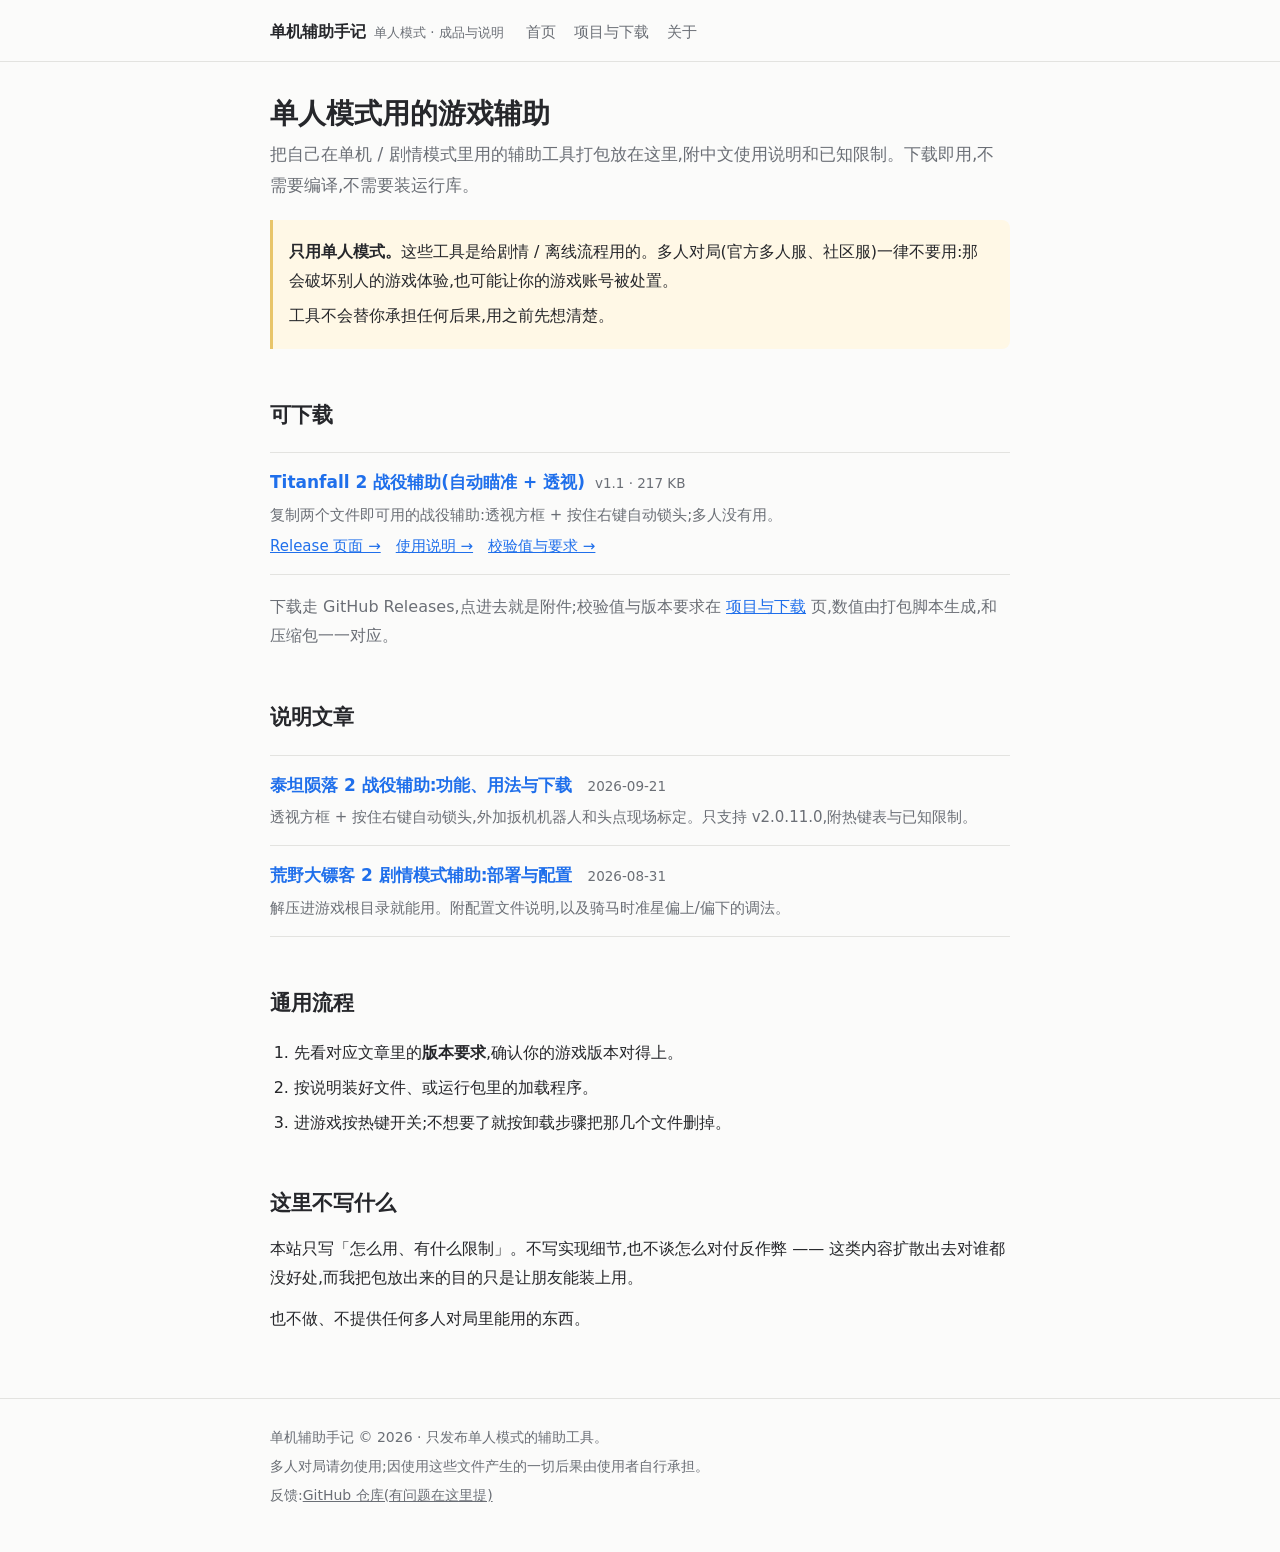
<file: index.html>
<!doctype html>
<html lang="zh-CN">
<head>
<meta charset="utf-8">
<meta name="viewport" content="width=device-width, initial-scale=1">
<title>单机辅助手记</title>
<meta name="description" content="单人模式游戏辅助工具(自动瞄准 / 透视)的成品下载与中文使用说明。">
<link rel="stylesheet" href="assets/style.css">
</head>
<body>

<header class="site">
  <div class="wrap">
    <a class="brand" href="index.html">单机辅助手记<small>单人模式 · 成品与说明</small></a>
    <nav>
      <a href="index.html">首页</a>
      <a href="projects.html">项目与下载</a>
      <a href="about.html">关于</a>
    </nav>
  </div>
</header>

<main class="wrap">

  <h1>单人模式用的游戏辅助</h1>
  <p class="lede">把自己在单机 / 剧情模式里用的辅助工具打包放在这里,附中文使用说明和已知限制。下载即用,不需要编译,不需要装运行库。</p>

  <div class="warn">
    <p><strong>只用单人模式。</strong>这些工具是给剧情 / 离线流程用的。多人对局(官方多人服、社区服)一律不要用:那会破坏别人的游戏体验,也可能让你的游戏账号被处置。</p>
    <p>工具不会替你承担任何后果,用之前先想清楚。</p>
  </div>

  <h2>可下载</h2>
  <ul class="posts" data-download-list></ul>
  <p class="muted">下载走 GitHub Releases,点进去就是附件;校验值与版本要求在 <a href="projects.html">项目与下载</a> 页,数值由打包脚本生成,和压缩包一一对应。</p>

  <h2>说明文章</h2>
  <ul class="posts">
    <li>
      <a class="title" href="posts/tf2-aimbot.html">泰坦陨落 2 战役辅助:功能、用法与下载</a>
      <span class="date">2026-09-21</span>
      <p>透视方框 + 按住右键自动锁头,外加扳机机器人和头点现场标定。只支持 v2.0.11.0,附热键表与已知限制。</p>
    </li>
    <li>
      <a class="title" href="posts/rdr2-aimbot.html">荒野大镖客 2 剧情模式辅助:部署与配置</a>
      <span class="date">2026-08-31</span>
      <p>解压进游戏根目录就能用。附配置文件说明,以及骑马时准星偏上/偏下的调法。</p>
    </li>
  </ul>

  <h2>通用流程</h2>
  <ol>
    <li>先看对应文章里的<strong>版本要求</strong>,确认你的游戏版本对得上。</li>
    <li>按说明装好文件、或运行包里的加载程序。</li>
    <li>进游戏按热键开关;不想要了就按卸载步骤把那几个文件删掉。</li>
  </ol>

  <h2>这里不写什么</h2>
  <p>本站只写「怎么用、有什么限制」。不写实现细节,也不谈怎么对付反作弊 —— 这类内容扩散出去对谁都没好处,而我把包放出来的目的只是让朋友能装上用。</p>
  <p>也不做、不提供任何多人对局里能用的东西。</p>

</main>

<footer class="site">
  <div class="wrap">
    <p><span data-site-title>本站</span> © <span data-year>2026</span> · 只发布单人模式的辅助工具。</p>
    <p>多人对局请勿使用;因使用这些文件产生的一切后果由使用者自行承担。</p>
    <p data-repo-link>反馈:</p>
  </div>
</footer>

<script src="assets/downloads.js"></script>
<script src="assets/config.js"></script>
<script src="assets/site.js"></script>
</body>
</html>
</file>
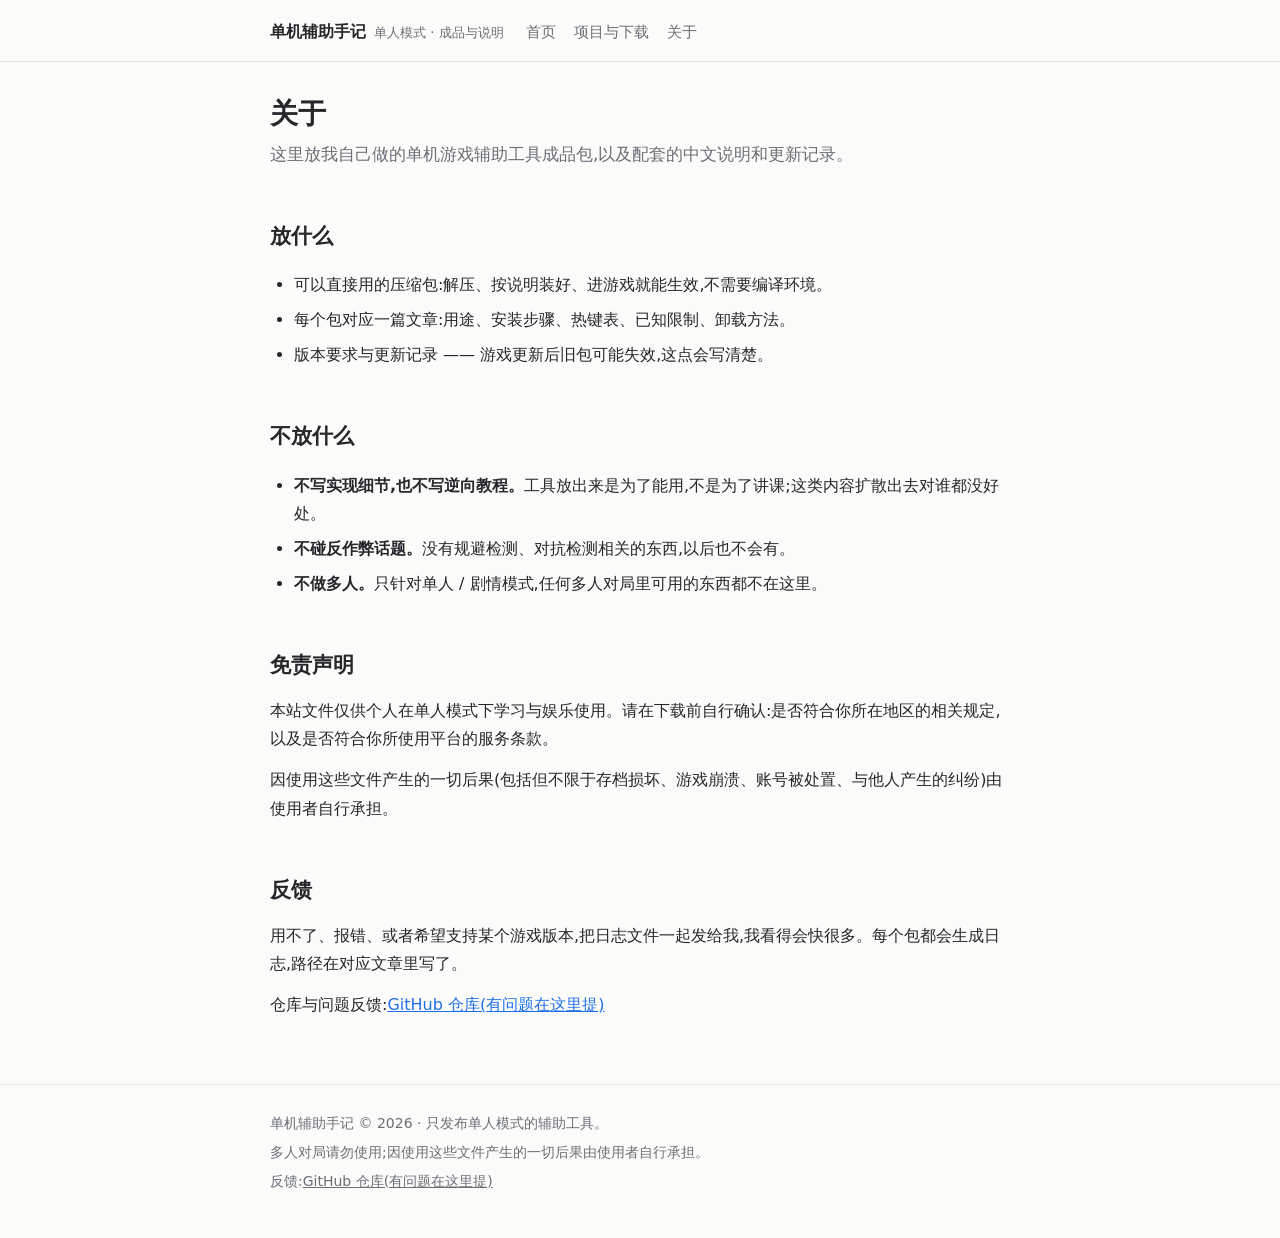
<file: about.html>
<!doctype html>
<html lang="zh-CN">
<head>
<meta charset="utf-8">
<meta name="viewport" content="width=device-width, initial-scale=1">
<title>关于 · 单机辅助手记</title>
<meta name="description" content="本站发布什么、不发布什么,以及免责声明。">
<link rel="stylesheet" href="assets/style.css">
</head>
<body>

<header class="site">
  <div class="wrap">
    <a class="brand" href="index.html">单机辅助手记<small>单人模式 · 成品与说明</small></a>
    <nav>
      <a href="index.html">首页</a>
      <a href="projects.html">项目与下载</a>
      <a href="about.html">关于</a>
    </nav>
  </div>
</header>

<main class="wrap">

  <h1>关于</h1>
  <p class="lede">这里放我自己做的单机游戏辅助工具成品包,以及配套的中文说明和更新记录。</p>

  <h2>放什么</h2>
  <ul>
    <li>可以直接用的压缩包:解压、按说明装好、进游戏就能生效,不需要编译环境。</li>
    <li>每个包对应一篇文章:用途、安装步骤、热键表、已知限制、卸载方法。</li>
    <li>版本要求与更新记录 —— 游戏更新后旧包可能失效,这点会写清楚。</li>
  </ul>

  <h2>不放什么</h2>
  <ul>
    <li><strong>不写实现细节,也不写逆向教程。</strong>工具放出来是为了能用,不是为了讲课;这类内容扩散出去对谁都没好处。</li>
    <li><strong>不碰反作弊话题。</strong>没有规避检测、对抗检测相关的东西,以后也不会有。</li>
    <li><strong>不做多人。</strong>只针对单人 / 剧情模式,任何多人对局里可用的东西都不在这里。</li>
  </ul>

  <h2>免责声明</h2>
  <p>本站文件仅供个人在单人模式下学习与娱乐使用。请在下载前自行确认:是否符合你所在地区的相关规定,以及是否符合你所使用平台的服务条款。</p>
  <p>因使用这些文件产生的一切后果(包括但不限于存档损坏、游戏崩溃、账号被处置、与他人产生的纠纷)由使用者自行承担。</p>

  <h2>反馈</h2>
  <p>用不了、报错、或者希望支持某个游戏版本,把日志文件一起发给我,我看得会快很多。每个包都会生成日志,路径在对应文章里写了。</p>
  <p data-repo-link>仓库与问题反馈:</p>

</main>

<footer class="site">
  <div class="wrap">
    <p><span data-site-title>本站</span> © <span data-year>2026</span> · 只发布单人模式的辅助工具。</p>
    <p>多人对局请勿使用;因使用这些文件产生的一切后果由使用者自行承担。</p>
    <p data-repo-link>反馈:</p>
  </div>
</footer>

<script src="assets/downloads.js"></script>
<script src="assets/config.js"></script>
<script src="assets/site.js"></script>
</body>
</html>
</file>
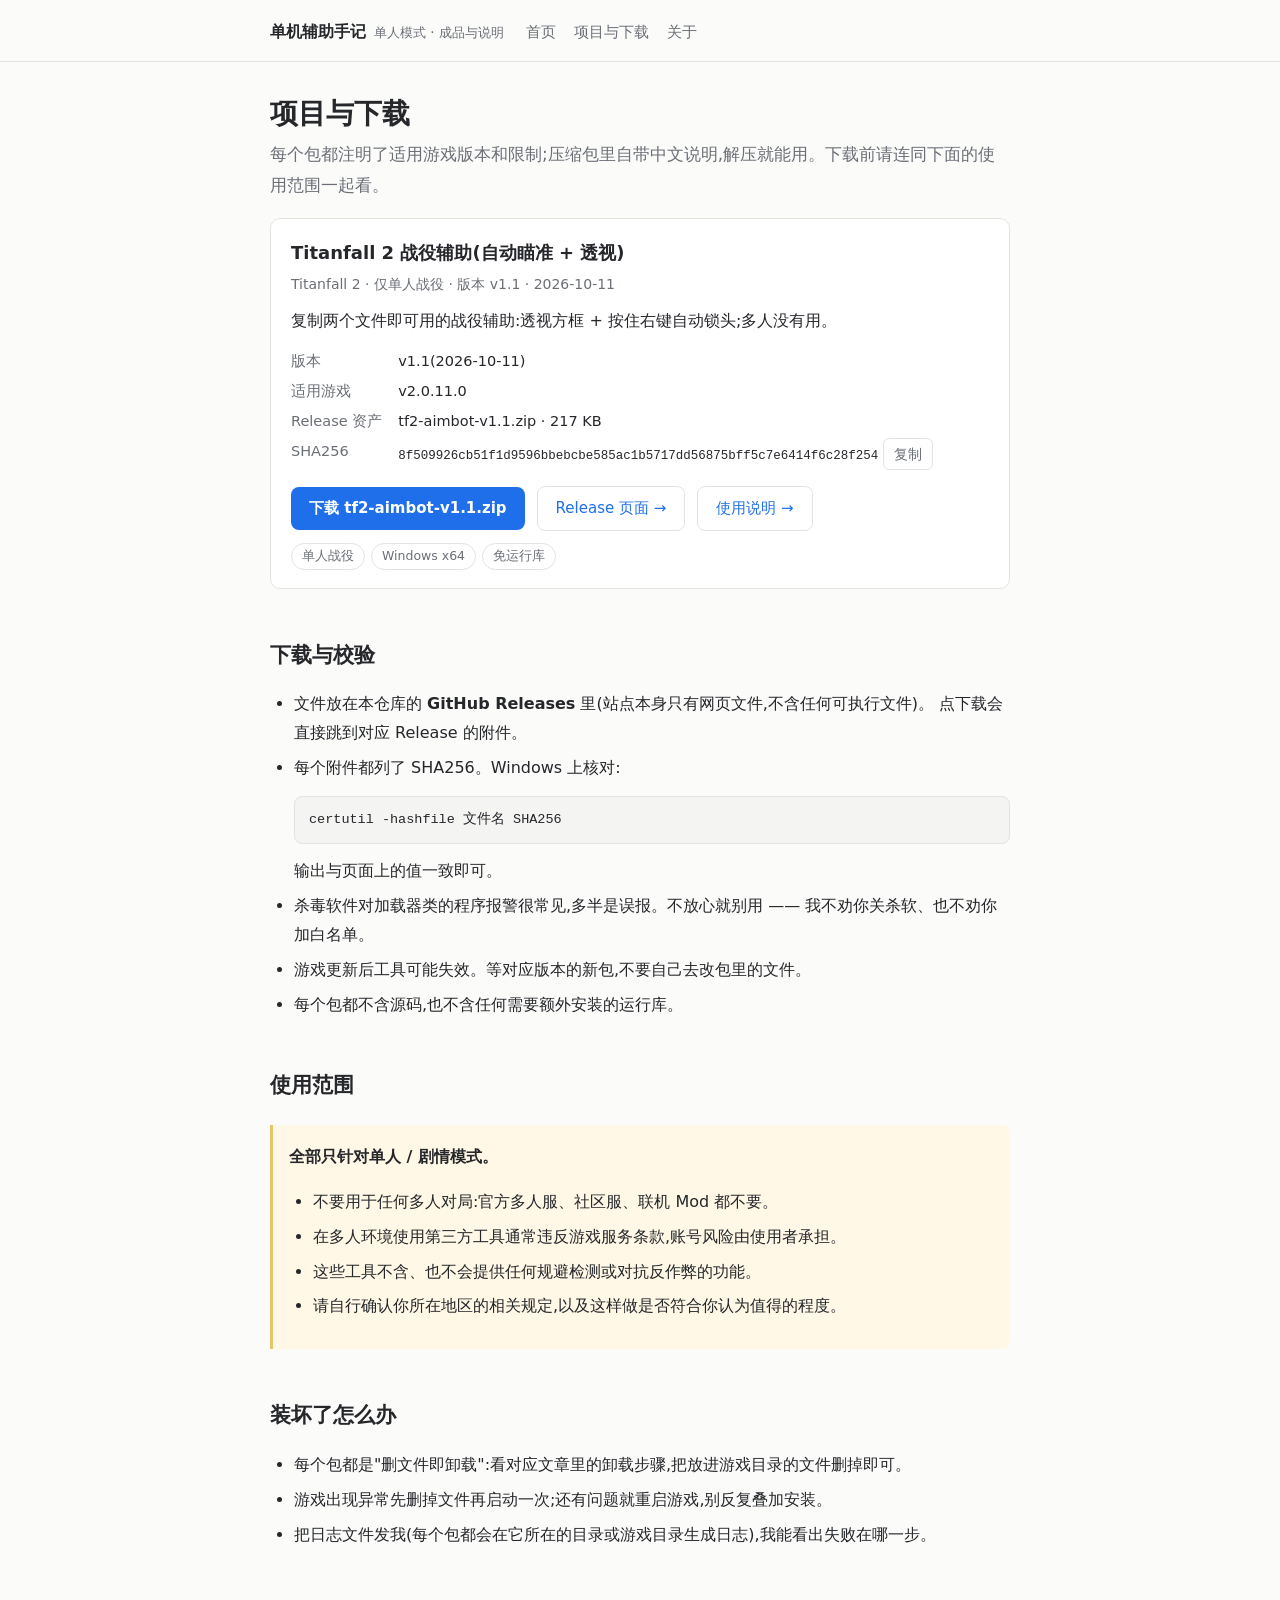
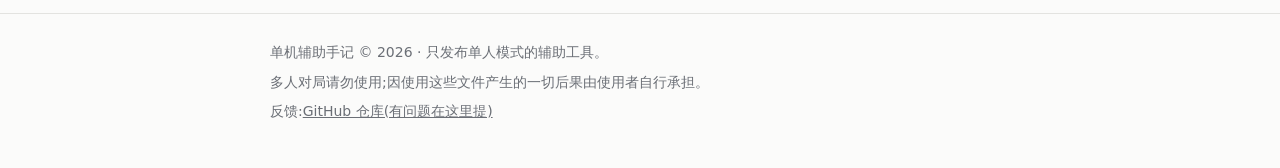
<file: projects.html>
<!doctype html>
<html lang="zh-CN">
<head>
<meta charset="utf-8">
<meta name="viewport" content="width=device-width, initial-scale=1">
<title>项目与下载 · 单机辅助手记</title>
<meta name="description" content="各辅助工具成品的下载地址、SHA256 校验值、版本要求与使用范围。">
<link rel="stylesheet" href="assets/style.css">
</head>
<body>

<header class="site">
  <div class="wrap">
    <a class="brand" href="index.html">单机辅助手记<small>单人模式 · 成品与说明</small></a>
    <nav>
      <a href="index.html">首页</a>
      <a href="projects.html">项目与下载</a>
      <a href="about.html">关于</a>
    </nav>
  </div>
</header>

<main class="wrap">

  <h1>项目与下载</h1>
  <p class="lede">每个包都注明了适用游戏版本和限制;压缩包里自带中文说明,解压就能用。下载前请连同下面的使用范围一起看。</p>

  <div data-downloads="all"></div>

  <h2>下载与校验</h2>
  <ul>
    <li>文件放在本仓库的 <strong>GitHub Releases</strong> 里(站点本身只有网页文件,不含任何可执行文件)。
      点下载会直接跳到对应 Release 的附件。</li>
    <li>每个附件都列了 SHA256。Windows 上核对:
      <pre><code>certutil -hashfile 文件名 SHA256</code></pre>
      输出与页面上的值一致即可。</li>
    <li>杀毒软件对加载器类的程序报警很常见,多半是误报。不放心就别用 —— 我不劝你关杀软、也不劝你加白名单。</li>
    <li>游戏更新后工具可能失效。等对应版本的新包,不要自己去改包里的文件。</li>
    <li>每个包都不含源码,也不含任何需要额外安装的运行库。</li>
  </ul>

  <h2>使用范围</h2>
  <div class="warn">
    <p><strong>全部只针对单人 / 剧情模式。</strong></p>
    <ul>
      <li>不要用于任何多人对局:官方多人服、社区服、联机 Mod 都不要。</li>
      <li>在多人环境使用第三方工具通常违反游戏服务条款,账号风险由使用者承担。</li>
      <li>这些工具不含、也不会提供任何规避检测或对抗反作弊的功能。</li>
      <li>请自行确认你所在地区的相关规定,以及这样做是否符合你认为值得的程度。</li>
    </ul>
  </div>

  <h2>装坏了怎么办</h2>
  <ul>
    <li>每个包都是"删文件即卸载":看对应文章里的卸载步骤,把放进游戏目录的文件删掉即可。</li>
    <li>游戏出现异常先删掉文件再启动一次;还有问题就重启游戏,别反复叠加安装。</li>
    <li>把日志文件发我(每个包都会在它所在的目录或游戏目录生成日志),我能看出失败在哪一步。</li>
  </ul>

</main>

<footer class="site">
  <div class="wrap">
    <p><span data-site-title>本站</span> © <span data-year>2026</span> · 只发布单人模式的辅助工具。</p>
    <p>多人对局请勿使用;因使用这些文件产生的一切后果由使用者自行承担。</p>
    <p data-repo-link>反馈:</p>
  </div>
</footer>

<script src="assets/downloads.js"></script>
<script src="assets/config.js"></script>
<script src="assets/site.js"></script>
</body>
</html>
</file>
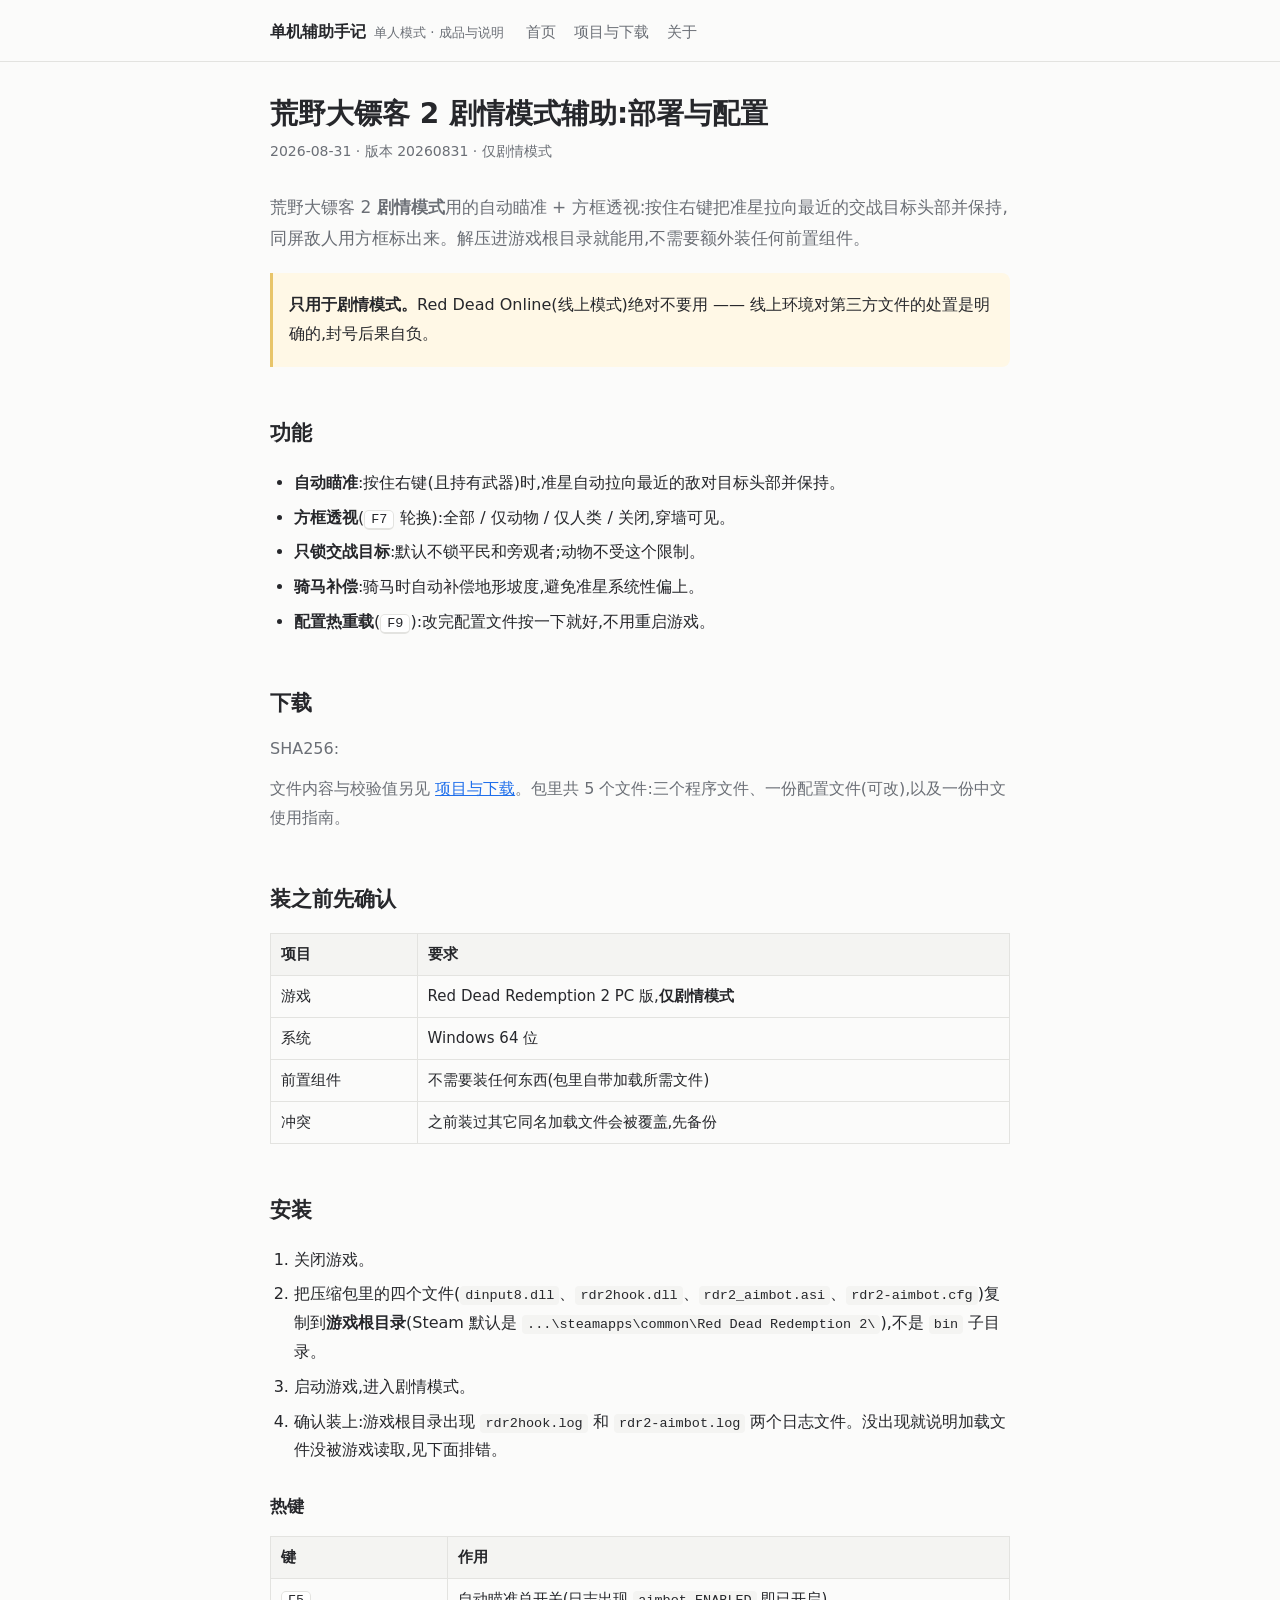
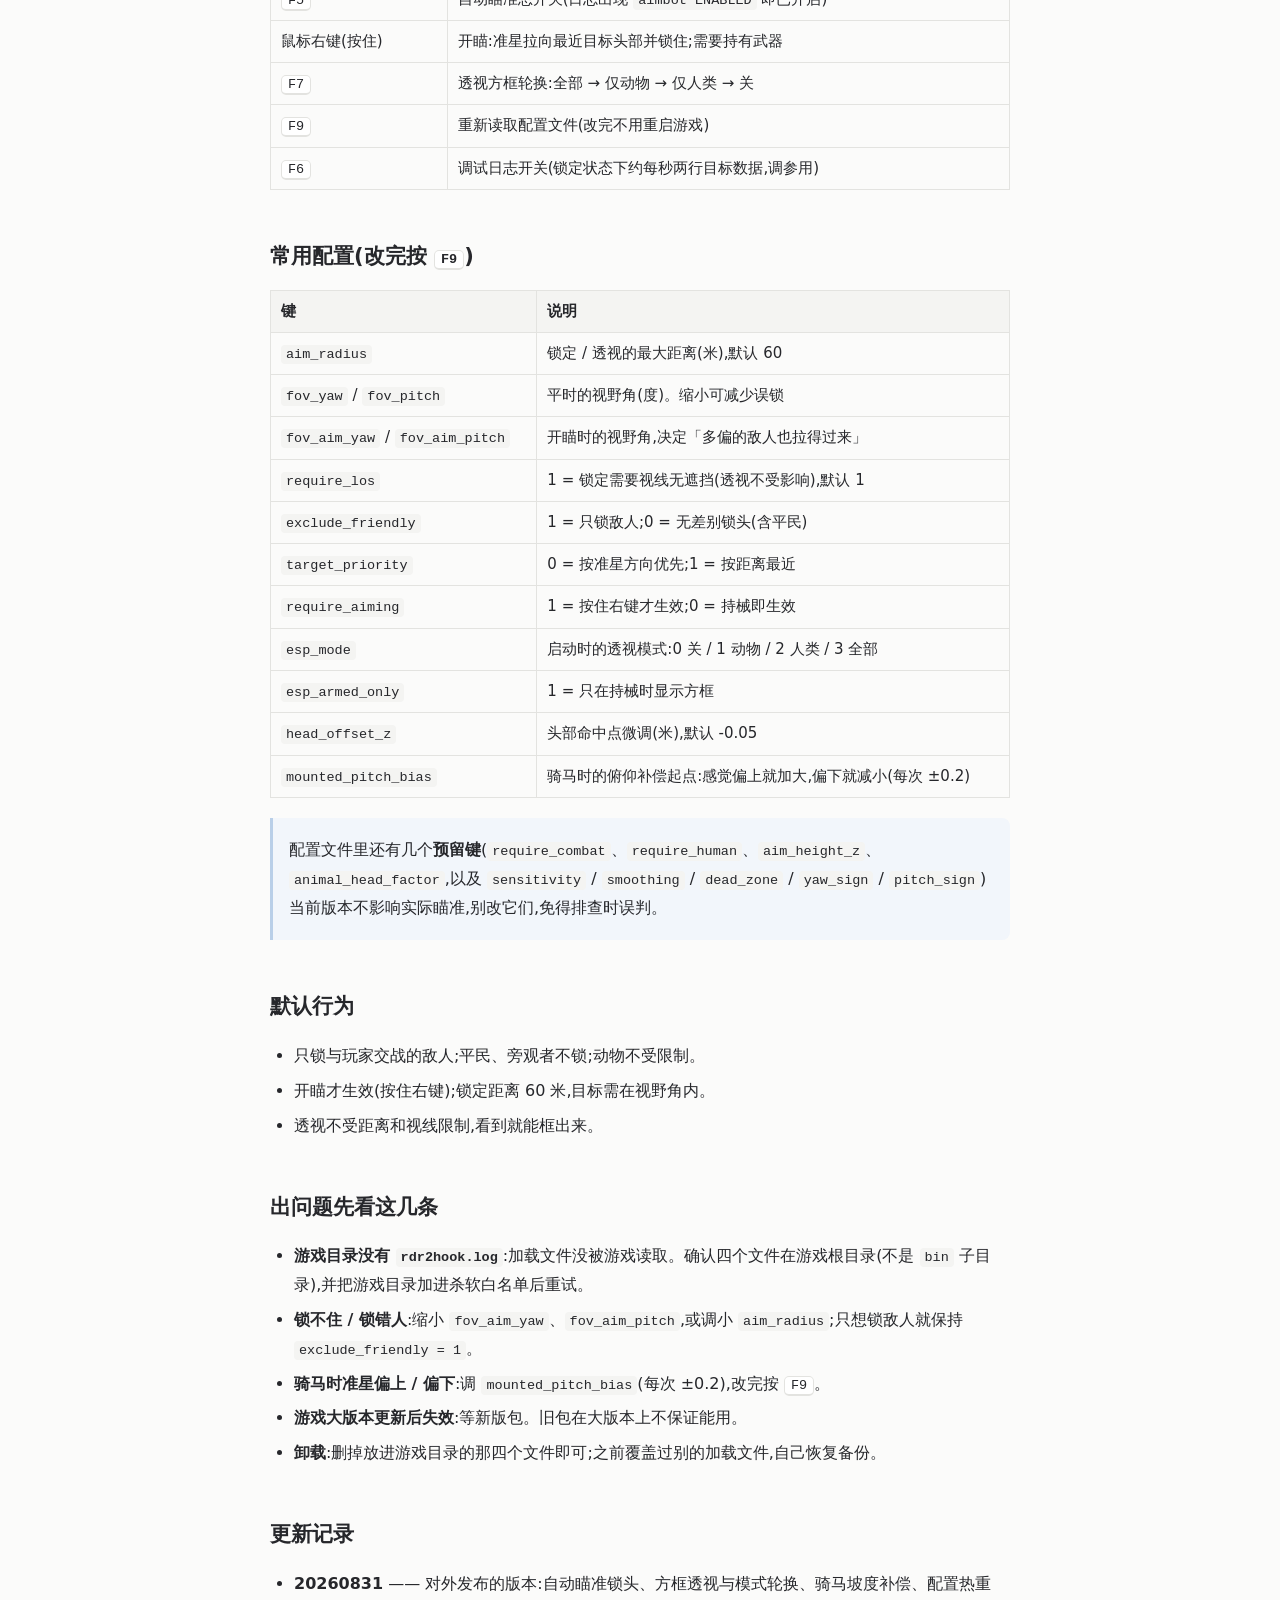
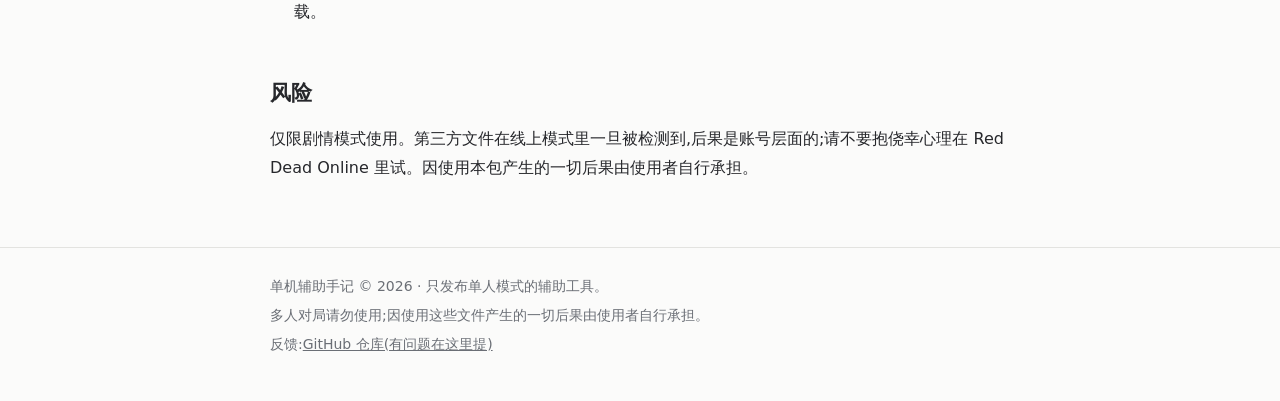
<file: posts/rdr2-aimbot.html>
<!doctype html>
<html lang="zh-CN">
<head>
<meta charset="utf-8">
<meta name="viewport" content="width=device-width, initial-scale=1">
<title>荒野大镖客 2 剧情模式辅助:部署与配置 · 单机辅助手记</title>
<meta name="description" content="荒野大镖客 2 剧情模式辅助:自动瞄准锁头 + 方框透视,解压进游戏根目录即可用。含热键表、配置项说明与排错。">
<link rel="stylesheet" href="../assets/style.css">
</head>
<body>

<header class="site">
  <div class="wrap">
    <a class="brand" href="../index.html">单机辅助手记<small>单人模式 · 成品与说明</small></a>
    <nav>
      <a href="../index.html">首页</a>
      <a href="../projects.html">项目与下载</a>
      <a href="../about.html">关于</a>
    </nav>
  </div>
</header>

<main class="wrap">

  <h1>荒野大镖客 2 剧情模式辅助:部署与配置</h1>
  <p class="meta">2026-08-31 · 版本 20260831 · 仅剧情模式</p>

  <p class="lede">荒野大镖客 2 <strong>剧情模式</strong>用的自动瞄准 + 方框透视:按住右键把准星拉向最近的交战目标头部并保持,同屏敌人用方框标出来。解压进游戏根目录就能用,不需要额外装任何前置组件。</p>

  <div class="warn">
    <p><strong>只用于剧情模式。</strong>Red Dead Online(线上模式)绝对不要用 —— 线上环境对第三方文件的处置是明确的,封号后果自负。</p>
  </div>

  <h2>功能</h2>
  <ul>
    <li><strong>自动瞄准</strong>:按住右键(且持有武器)时,准星自动拉向最近的敌对目标头部并保持。</li>
    <li><strong>方框透视</strong>(<kbd>F7</kbd> 轮换):全部 / 仅动物 / 仅人类 / 关闭,穿墙可见。</li>
    <li><strong>只锁交战目标</strong>:默认不锁平民和旁观者;动物不受这个限制。</li>
    <li><strong>骑马补偿</strong>:骑马时自动补偿地形坡度,避免准星系统性偏上。</li>
    <li><strong>配置热重载</strong>(<kbd>F9</kbd>):改完配置文件按一下就好,不用重启游戏。</li>
  </ul>

  <h2 id="download">下载</h2>
  <div class="actions" data-download-button="rdr2-aimbot" data-label="下载 rdr2-aimbot-20260831.zip"></div>
  <p class="muted">SHA256:<span data-download-hash="rdr2-aimbot"></span></p>
  <p class="muted">文件内容与校验值另见 <a href="../projects.html">项目与下载</a>。包里共 5 个文件:三个程序文件、一份配置文件(可改),以及一份中文使用指南。</p>

  <h2 id="requirement">装之前先确认</h2>
  <table>
    <tr><th>项目</th><th>要求</th></tr>
    <tr><td>游戏</td><td>Red Dead Redemption 2 PC 版,<strong>仅剧情模式</strong></td></tr>
    <tr><td>系统</td><td>Windows 64 位</td></tr>
    <tr><td>前置组件</td><td>不需要装任何东西(包里自带加载所需文件)</td></tr>
    <tr><td>冲突</td><td>之前装过其它同名加载文件会被覆盖,先备份</td></tr>
  </table>

  <h2 id="usage">安装</h2>
  <ol>
    <li>关闭游戏。</li>
    <li>把压缩包里的四个文件(<code>dinput8.dll</code>、<code>rdr2hook.dll</code>、<code>rdr2_aimbot.asi</code>、<code>rdr2-aimbot.cfg</code>)复制到<strong>游戏根目录</strong>(Steam 默认是 <code>...\steamapps\common\Red Dead Redemption 2\</code>),不是 <code>bin</code> 子目录。</li>
    <li>启动游戏,进入剧情模式。</li>
    <li>确认装上:游戏根目录出现 <code>rdr2hook.log</code> 和 <code>rdr2-aimbot.log</code> 两个日志文件。没出现就说明加载文件没被游戏读取,见下面排错。</li>
  </ol>

  <h3>热键</h3>
  <table>
    <tr><th>键</th><th>作用</th></tr>
    <tr><td><kbd>F5</kbd></td><td>自动瞄准总开关(日志出现 <code>aimbot ENABLED</code> 即已开启)</td></tr>
    <tr><td>鼠标右键(按住)</td><td>开瞄:准星拉向最近目标头部并锁住;需要持有武器</td></tr>
    <tr><td><kbd>F7</kbd></td><td>透视方框轮换:全部 → 仅动物 → 仅人类 → 关</td></tr>
    <tr><td><kbd>F9</kbd></td><td>重新读取配置文件(改完不用重启游戏)</td></tr>
    <tr><td><kbd>F6</kbd></td><td>调试日志开关(锁定状态下约每秒两行目标数据,调参用)</td></tr>
  </table>

  <h2>常用配置(改完按 <kbd>F9</kbd>)</h2>
  <table>
    <tr><th>键</th><th>说明</th></tr>
    <tr><td><code>aim_radius</code></td><td>锁定 / 透视的最大距离(米),默认 60</td></tr>
    <tr><td><code>fov_yaw</code> / <code>fov_pitch</code></td><td>平时的视野角(度)。缩小可减少误锁</td></tr>
    <tr><td><code>fov_aim_yaw</code> / <code>fov_aim_pitch</code></td><td>开瞄时的视野角,决定「多偏的敌人也拉得过来」</td></tr>
    <tr><td><code>require_los</code></td><td>1 = 锁定需要视线无遮挡(透视不受影响),默认 1</td></tr>
    <tr><td><code>exclude_friendly</code></td><td>1 = 只锁敌人;0 = 无差别锁头(含平民)</td></tr>
    <tr><td><code>target_priority</code></td><td>0 = 按准星方向优先;1 = 按距离最近</td></tr>
    <tr><td><code>require_aiming</code></td><td>1 = 按住右键才生效;0 = 持械即生效</td></tr>
    <tr><td><code>esp_mode</code></td><td>启动时的透视模式:0 关 / 1 动物 / 2 人类 / 3 全部</td></tr>
    <tr><td><code>esp_armed_only</code></td><td>1 = 只在持械时显示方框</td></tr>
    <tr><td><code>head_offset_z</code></td><td>头部命中点微调(米),默认 -0.05</td></tr>
    <tr><td><code>mounted_pitch_bias</code></td><td>骑马时的俯仰补偿起点:感觉偏上就加大,偏下就减小(每次 ±0.2)</td></tr>
  </table>
  <div class="note">
    <p>配置文件里还有几个<strong>预留键</strong>(<code>require_combat</code>、<code>require_human</code>、<code>aim_height_z</code>、<code>animal_head_factor</code>,以及 <code>sensitivity</code> / <code>smoothing</code> / <code>dead_zone</code> / <code>yaw_sign</code> / <code>pitch_sign</code>)当前版本不影响实际瞄准,别改它们,免得排查时误判。</p>
  </div>

  <h2>默认行为</h2>
  <ul>
    <li>只锁与玩家交战的敌人;平民、旁观者不锁;动物不受限制。</li>
    <li>开瞄才生效(按住右键);锁定距离 60 米,目标需在视野角内。</li>
    <li>透视不受距离和视线限制,看到就能框出来。</li>
  </ul>

  <h2>出问题先看这几条</h2>
  <ul>
    <li><strong>游戏目录没有 <code>rdr2hook.log</code></strong>:加载文件没被游戏读取。确认四个文件在游戏根目录(不是 <code>bin</code> 子目录),并把游戏目录加进杀软白名单后重试。</li>
    <li><strong>锁不住 / 锁错人</strong>:缩小 <code>fov_aim_yaw</code>、<code>fov_aim_pitch</code>,或调小 <code>aim_radius</code>;只想锁敌人就保持 <code>exclude_friendly = 1</code>。</li>
    <li><strong>骑马时准星偏上 / 偏下</strong>:调 <code>mounted_pitch_bias</code>(每次 ±0.2),改完按 <kbd>F9</kbd>。</li>
    <li><strong>游戏大版本更新后失效</strong>:等新版包。旧包在大版本上不保证能用。</li>
    <li><strong>卸载</strong>:删掉放进游戏目录的那四个文件即可;之前覆盖过别的加载文件,自己恢复备份。</li>
  </ul>

  <h2>更新记录</h2>
  <ul>
    <li><strong>20260831</strong> —— 对外发布的版本:自动瞄准锁头、方框透视与模式轮换、骑马坡度补偿、配置热重载。</li>
  </ul>

  <h2>风险</h2>
  <p>仅限剧情模式使用。第三方文件在线上模式里一旦被检测到,后果是账号层面的;请不要抱侥幸心理在 Red Dead Online 里试。因使用本包产生的一切后果由使用者自行承担。</p>

</main>

<footer class="site">
  <div class="wrap">
    <p><span data-site-title>本站</span> © <span data-year>2026</span> · 只发布单人模式的辅助工具。</p>
    <p>多人对局请勿使用;因使用这些文件产生的一切后果由使用者自行承担。</p>
    <p data-repo-link>反馈:</p>
  </div>
</footer>

<script src="../assets/downloads.js"></script>
<script src="../assets/config.js"></script>
<script src="../assets/site.js"></script>
</body>
</html>
</file>
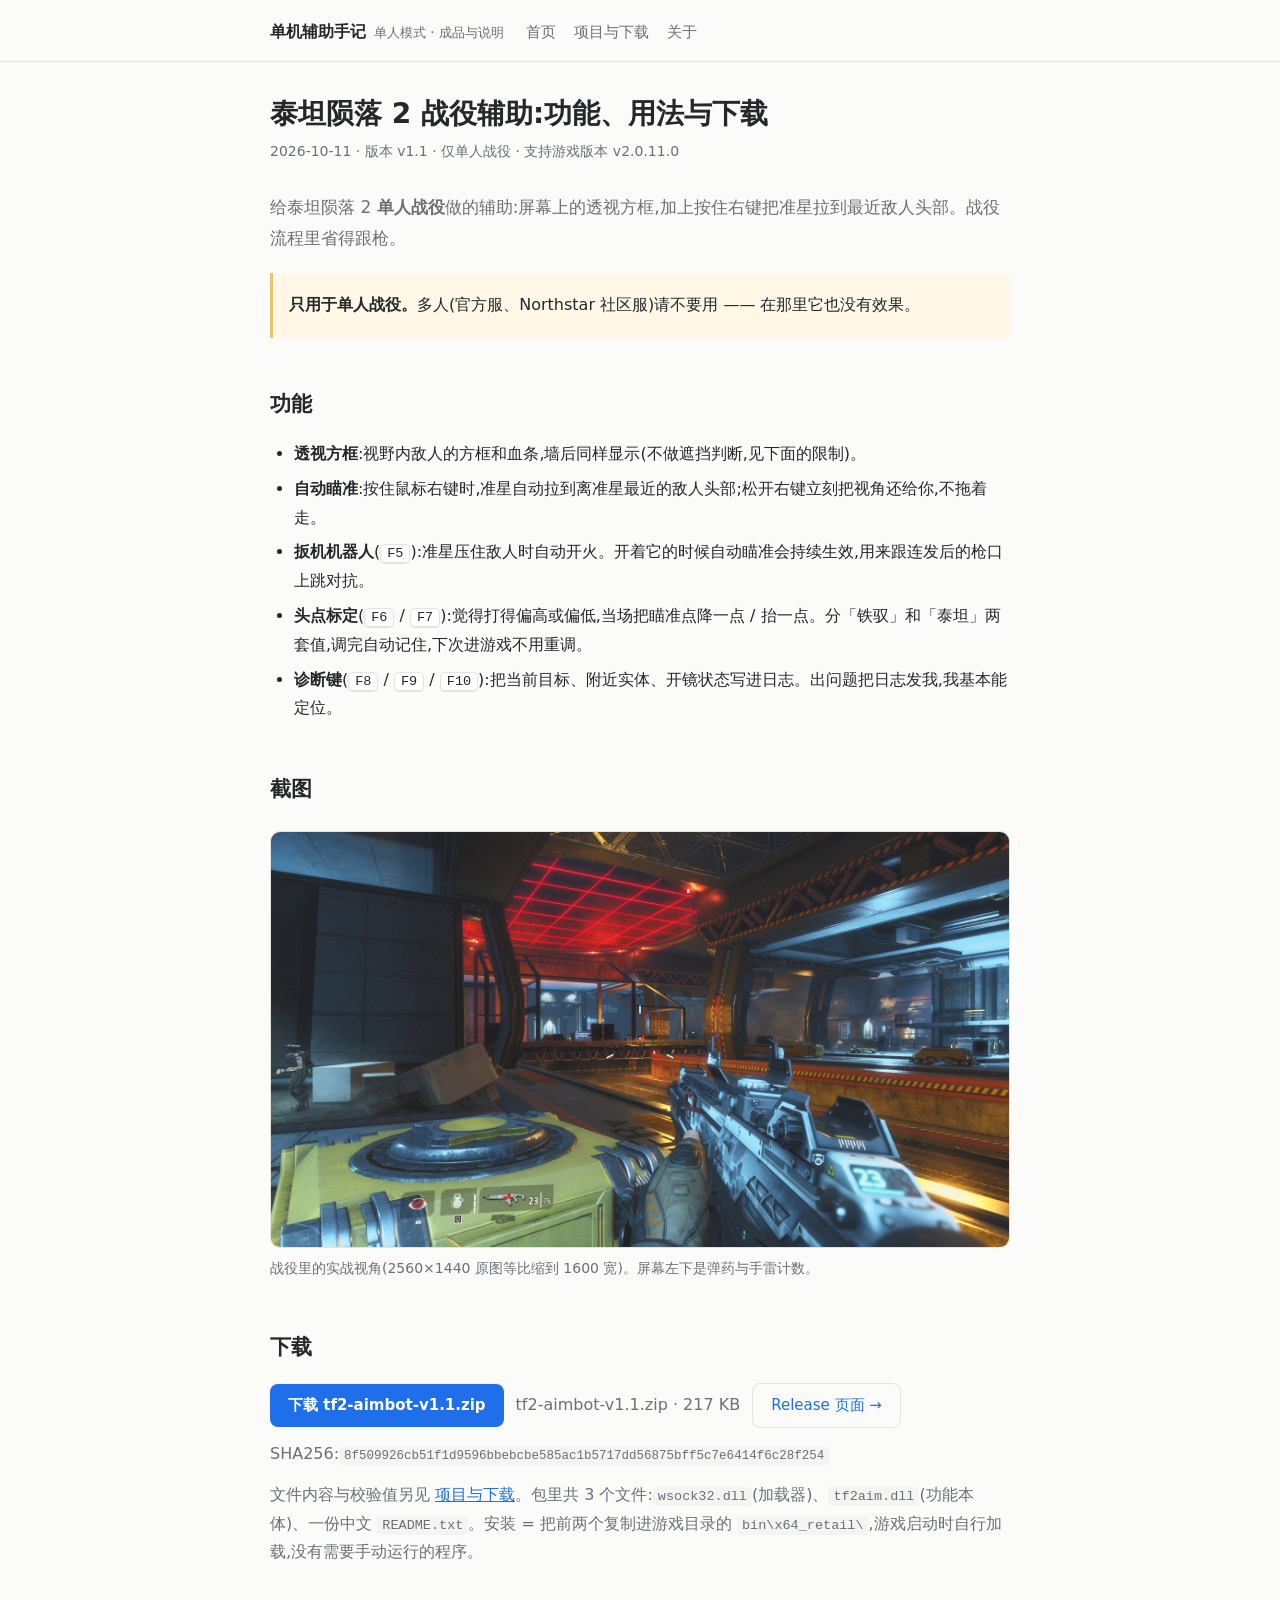
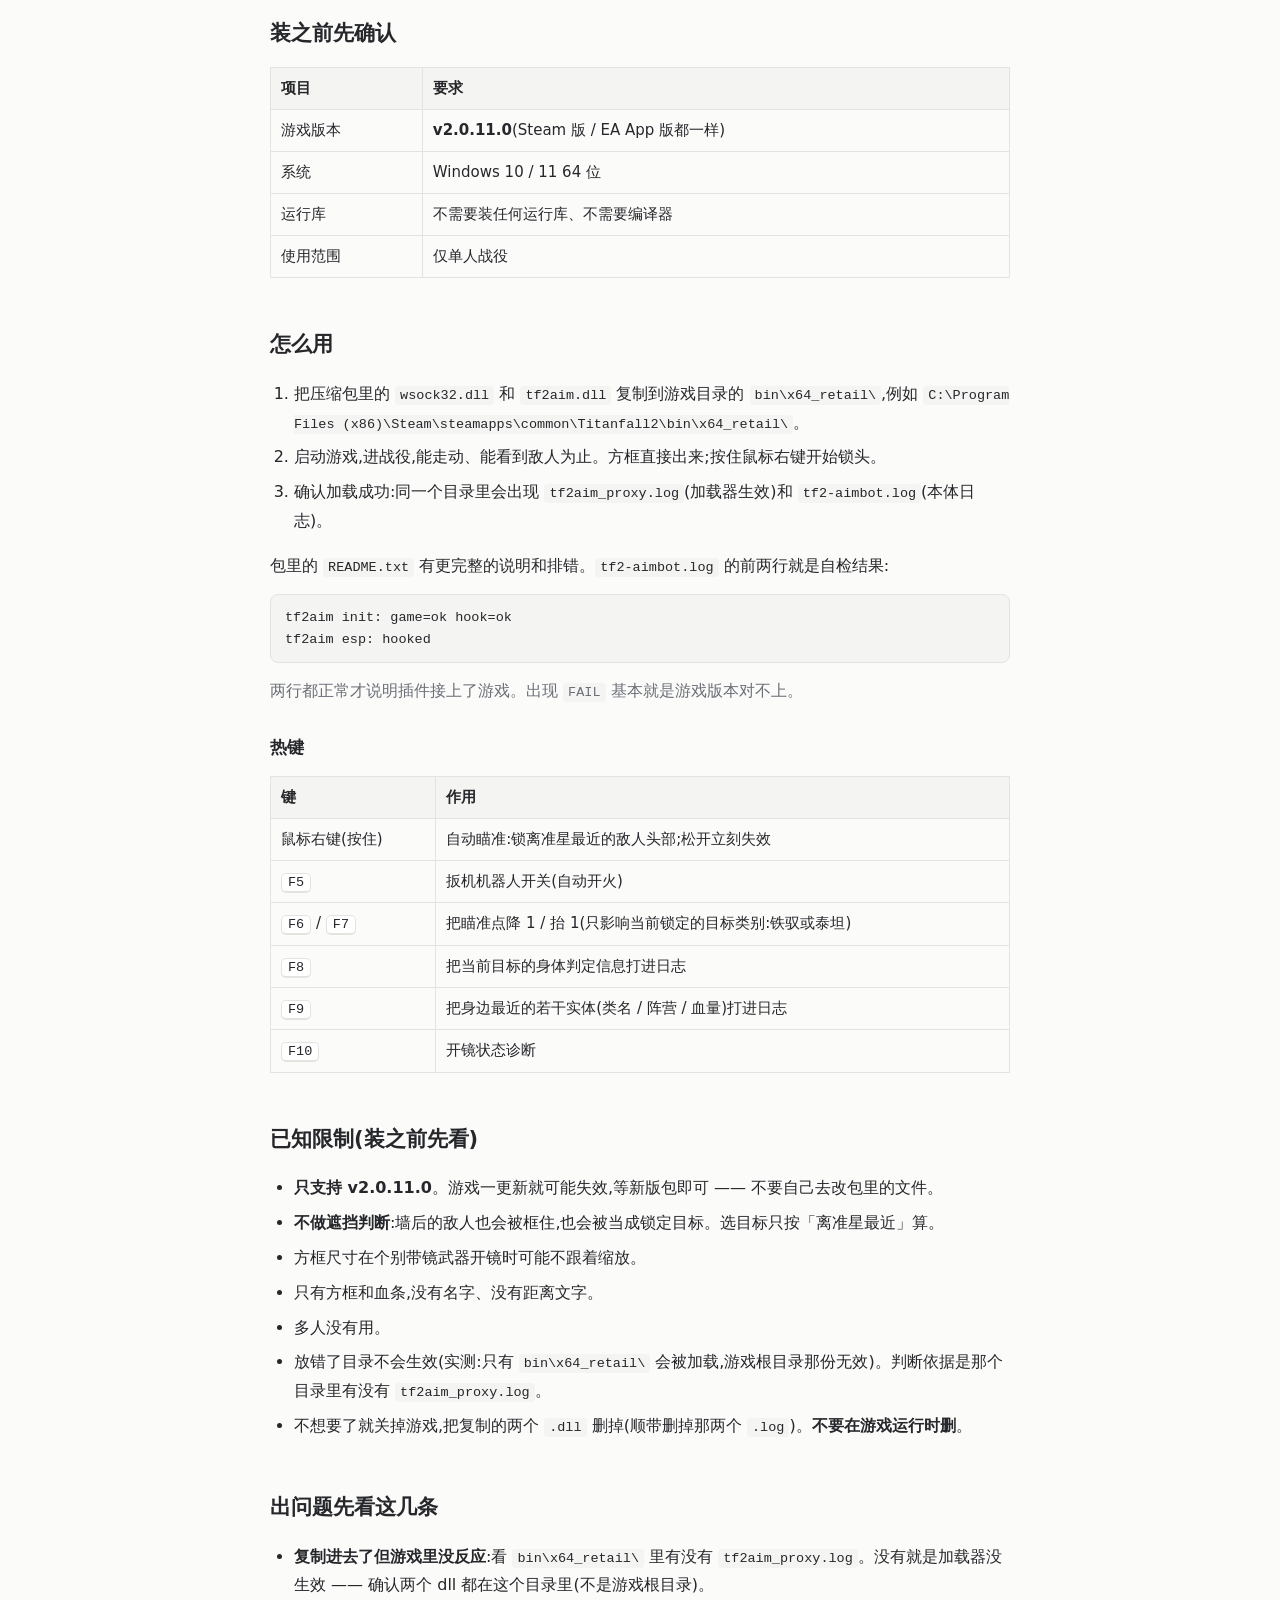
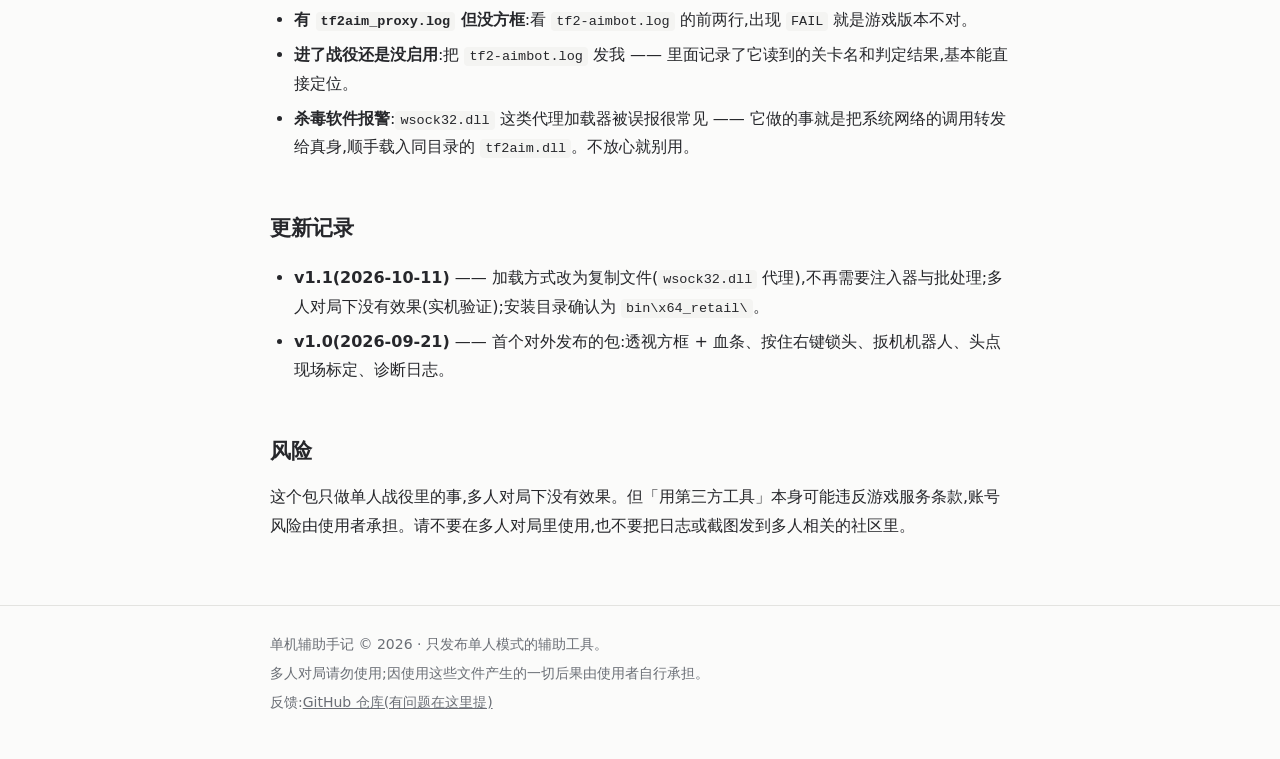
<file: posts/tf2-aimbot.html>
<!doctype html>
<html lang="zh-CN">
<head>
<meta charset="utf-8">
<meta name="viewport" content="width=device-width, initial-scale=1">
<title>泰坦陨落 2 战役辅助:功能、用法与下载 · 单机辅助手记</title>
<meta name="description" content="泰坦陨落 2 单人战役辅助:透视方框、按住右键自动锁头、扳机机器人、头点现场标定。含热键表、已知限制与下载。">
<link rel="stylesheet" href="../assets/style.css">
</head>
<body>

<header class="site">
  <div class="wrap">
    <a class="brand" href="../index.html">单机辅助手记<small>单人模式 · 成品与说明</small></a>
    <nav>
      <a href="../index.html">首页</a>
      <a href="../projects.html">项目与下载</a>
      <a href="../about.html">关于</a>
    </nav>
  </div>
</header>

<main class="wrap">

  <h1>泰坦陨落 2 战役辅助:功能、用法与下载</h1>
  <p class="meta">2026-10-11 · 版本 v1.1 · 仅单人战役 · 支持游戏版本 v2.0.11.0</p>

  <p class="lede">给泰坦陨落 2 <strong>单人战役</strong>做的辅助:屏幕上的透视方框,加上按住右键把准星拉到最近敌人头部。战役流程里省得跟枪。</p>

  <div class="warn">
    <p><strong>只用于单人战役。</strong>多人(官方服、Northstar 社区服)请不要用 —— 在那里它也没有效果。</p>
  </div>

  <h2>功能</h2>
  <ul>
    <li><strong>透视方框</strong>:视野内敌人的方框和血条,墙后同样显示(不做遮挡判断,见下面的限制)。</li>
    <li><strong>自动瞄准</strong>:按住鼠标右键时,准星自动拉到离准星最近的敌人头部;松开右键立刻把视角还给你,不拖着走。</li>
    <li><strong>扳机机器人</strong>(<kbd>F5</kbd>):准星压住敌人时自动开火。开着它的时候自动瞄准会持续生效,用来跟连发后的枪口上跳对抗。</li>
    <li><strong>头点标定</strong>(<kbd>F6</kbd> / <kbd>F7</kbd>):觉得打得偏高或偏低,当场把瞄准点降一点 / 抬一点。分「铁驭」和「泰坦」两套值,调完自动记住,下次进游戏不用重调。</li>
    <li><strong>诊断键</strong>(<kbd>F8</kbd> / <kbd>F9</kbd> / <kbd>F10</kbd>):把当前目标、附近实体、开镜状态写进日志。出问题把日志发我,我基本能定位。</li>
  </ul>

  <h2>截图</h2>
  <figure class="shot">
    <img src="../assets/shots/tf2-aimbot-01.jpg" width="1600" height="900" loading="lazy"
         alt="泰坦陨落 2 战役里的一局第一人称画面:手持步枪,屏幕下方是弹药与手雷计数">
    <figcaption>战役里的实战视角(2560×1440 原图等比缩到 1600 宽)。屏幕左下是弹药与手雷计数。</figcaption>
  </figure>

  <h2 id="download">下载</h2>
  <div class="actions" data-download-button="tf2-aimbot" data-label="下载 tf2-aimbot-v1.1.zip"></div>
  <p class="muted">SHA256:<span data-download-hash="tf2-aimbot"></span></p>
  <p class="muted">文件内容与校验值另见 <a href="../projects.html">项目与下载</a>。包里共 3 个文件:<code>wsock32.dll</code>(加载器)、<code>tf2aim.dll</code>(功能本体)、一份中文 <code>README.txt</code>。安装 = 把前两个复制进游戏目录的 <code>bin\x64_retail\</code>,游戏启动时自行加载,没有需要手动运行的程序。</p>

  <h2 id="requirement">装之前先确认</h2>
  <table>
    <tr><th>项目</th><th>要求</th></tr>
    <tr><td>游戏版本</td><td><strong>v2.0.11.0</strong>(Steam 版 / EA App 版都一样)</td></tr>
    <tr><td>系统</td><td>Windows 10 / 11 64 位</td></tr>
    <tr><td>运行库</td><td>不需要装任何运行库、不需要编译器</td></tr>
    <tr><td>使用范围</td><td>仅单人战役</td></tr>
  </table>

  <h2 id="usage">怎么用</h2>
  <ol>
    <li>把压缩包里的 <code>wsock32.dll</code> 和 <code>tf2aim.dll</code> 复制到游戏目录的 <code>bin\x64_retail\</code>,例如
      <code>C:\Program Files (x86)\Steam\steamapps\common\Titanfall2\bin\x64_retail\</code>。</li>
    <li>启动游戏,进战役,能走动、能看到敌人为止。方框直接出来;按住鼠标右键开始锁头。</li>
    <li>确认加载成功:同一个目录里会出现 <code>tf2aim_proxy.log</code>(加载器生效)和 <code>tf2-aimbot.log</code>(本体日志)。</li>
  </ol>
  <p>包里的 <code>README.txt</code> 有更完整的说明和排错。<code>tf2-aimbot.log</code> 的前两行就是自检结果:</p>
  <pre><code>tf2aim init: game=ok hook=ok
tf2aim esp: hooked</code></pre>
  <p class="muted">两行都正常才说明插件接上了游戏。出现 <code>FAIL</code> 基本就是游戏版本对不上。</p>

  <h3>热键</h3>
  <table>
    <tr><th>键</th><th>作用</th></tr>
    <tr><td>鼠标右键(按住)</td><td>自动瞄准:锁离准星最近的敌人头部;松开立刻失效</td></tr>
    <tr><td><kbd>F5</kbd></td><td>扳机机器人开关(自动开火)</td></tr>
    <tr><td><kbd>F6</kbd> / <kbd>F7</kbd></td><td>把瞄准点降 1 / 抬 1(只影响当前锁定的目标类别:铁驭或泰坦)</td></tr>
    <tr><td><kbd>F8</kbd></td><td>把当前目标的身体判定信息打进日志</td></tr>
    <tr><td><kbd>F9</kbd></td><td>把身边最近的若干实体(类名 / 阵营 / 血量)打进日志</td></tr>
    <tr><td><kbd>F10</kbd></td><td>开镜状态诊断</td></tr>
  </table>

  <h2>已知限制(装之前先看)</h2>
  <ul>
    <li><strong>只支持 v2.0.11.0</strong>。游戏一更新就可能失效,等新版包即可 —— 不要自己去改包里的文件。</li>
    <li><strong>不做遮挡判断</strong>:墙后的敌人也会被框住,也会被当成锁定目标。选目标只按「离准星最近」算。</li>
    <li>方框尺寸在个别带镜武器开镜时可能不跟着缩放。</li>
    <li>只有方框和血条,没有名字、没有距离文字。</li>
    <li>多人没有用。</li>
    <li>放错了目录不会生效(实测:只有 <code>bin\x64_retail\</code> 会被加载,游戏根目录那份无效)。判断依据是那个目录里有没有 <code>tf2aim_proxy.log</code>。</li>
    <li>不想要了就关掉游戏,把复制的两个 <code>.dll</code> 删掉(顺带删掉那两个 <code>.log</code>)。<strong>不要在游戏运行时删</strong>。</li>
  </ul>

  <h2>出问题先看这几条</h2>
  <ul>
    <li><strong>复制进去了但游戏里没反应</strong>:看 <code>bin\x64_retail\</code> 里有没有 <code>tf2aim_proxy.log</code>。没有就是加载器没生效 —— 确认两个 dll 都在这个目录里(不是游戏根目录)。</li>
    <li><strong>有 <code>tf2aim_proxy.log</code> 但没方框</strong>:看 <code>tf2-aimbot.log</code> 的前两行,出现 <code>FAIL</code> 就是游戏版本不对。</li>
    <li><strong>进了战役还是没启用</strong>:把 <code>tf2-aimbot.log</code> 发我 —— 里面记录了它读到的关卡名和判定结果,基本能直接定位。</li>
    <li><strong>杀毒软件报警</strong>:<code>wsock32.dll</code> 这类代理加载器被误报很常见 —— 它做的事就是把系统网络的调用转发给真身,顺手载入同目录的 <code>tf2aim.dll</code>。不放心就别用。</li>
  </ul>

  <h2>更新记录</h2>
  <ul>
    <li><strong>v1.1(2026-10-11)</strong> —— 加载方式改为复制文件(<code>wsock32.dll</code> 代理),不再需要注入器与批处理;多人对局下没有效果(实机验证);安装目录确认为 <code>bin\x64_retail\</code>。</li>
    <li><strong>v1.0(2026-09-21)</strong> —— 首个对外发布的包:透视方框 + 血条、按住右键锁头、扳机机器人、头点现场标定、诊断日志。</li>
  </ul>

  <h2>风险</h2>
  <p>这个包只做单人战役里的事,多人对局下没有效果。但「用第三方工具」本身可能违反游戏服务条款,账号风险由使用者承担。请不要在多人对局里使用,也不要把日志或截图发到多人相关的社区里。</p>

</main>

<footer class="site">
  <div class="wrap">
    <p><span data-site-title>本站</span> © <span data-year>2026</span> · 只发布单人模式的辅助工具。</p>
    <p>多人对局请勿使用;因使用这些文件产生的一切后果由使用者自行承担。</p>
    <p data-repo-link>反馈:</p>
  </div>
</footer>

<script src="../assets/downloads.js"></script>
<script src="../assets/config.js"></script>
<script src="../assets/site.js"></script>
</body>
</html>
</file>
<file: assets/style.css>
:root {
  --bg: #fbfbfa;
  --fg: #26272b;
  --muted: #6b6f76;
  --line: #e3e3e0;
  --card: #ffffff;
  --accent: #1f6feb;
  --accent-fg: #ffffff;
  --warn-bg: #fff8e6;
  --warn-line: #e8c56a;
  --note-bg: #f2f6fb;
  --note-line: #b9cfe8;
  --code-bg: #f4f4f2;
}

@media (prefers-color-scheme: dark) {
  :root {
    --bg: #16181c;
    --fg: #dfe1e5;
    --muted: #9aa0a8;
    --line: #2c3036;
    --card: #1d2025;
    --accent: #6ea8fe;
    --accent-fg: #10131a;
    --warn-bg: #2b2417;
    --warn-line: #7a6b3a;
    --note-bg: #1a2029;
    --note-line: #35506e;
    --code-bg: #23262c;
  }
}

* { box-sizing: border-box; }

html { -webkit-text-size-adjust: 100%; }

body {
  margin: 0;
  background: var(--bg);
  color: var(--fg);
  font-family: system-ui, -apple-system, "Segoe UI", "Microsoft YaHei",
               "PingFang SC", "Hiragino Sans GB", sans-serif;
  font-size: 16px;
  line-height: 1.8;
}

.wrap { max-width: 780px; margin: 0 auto; padding: 0 20px; }

/* ---- header / footer ---- */

header.site {
  border-bottom: 1px solid var(--line);
  padding: 18px 0 14px;
  margin-bottom: 32px;
}

header.site .wrap { display: flex; flex-wrap: wrap; align-items: baseline; gap: 8px 22px; }
header.site .brand { font-weight: 700; text-decoration: none; color: var(--fg); }
header.site .brand small { color: var(--muted); font-weight: 400; margin-left: 8px; }
header.site nav { display: flex; gap: 18px; font-size: 15px; }
header.site nav a { color: var(--muted); text-decoration: none; }
header.site nav a:hover { color: var(--accent); }

footer.site {
  border-top: 1px solid var(--line);
  margin-top: 64px;
  padding: 22px 0 40px;
  color: var(--muted);
  font-size: 14px;
}
footer.site p { margin: 4px 0; }
footer.site a { color: var(--muted); }

/* ---- text ---- */

h1 { font-size: 28px; line-height: 1.4; margin: 0 0 6px; }
h2 { font-size: 21px; margin: 40px 0 10px; padding-top: 8px; }
h3 { font-size: 17px; margin: 26px 0 8px; }
p { margin: 12px 0; }
ul, ol { padding-left: 24px; }
li { margin: 6px 0; }

a { color: var(--accent); }

.lede { font-size: 17px; color: var(--muted); margin: 0 0 8px; }
.meta { color: var(--muted); font-size: 14px; margin: 0 0 28px; }
.muted { color: var(--muted); }

code, kbd, pre {
  font-family: ui-monospace, SFMono-Regular, Consolas, "Liberation Mono", monospace;
  font-size: 13.5px;
}

code { background: var(--code-bg); padding: 2px 5px; border-radius: 4px; }

pre {
  background: var(--code-bg);
  border: 1px solid var(--line);
  border-radius: 8px;
  padding: 12px 14px;
  overflow-x: auto;
  line-height: 1.6;
}
pre code { background: none; padding: 0; }

kbd {
  border: 1px solid var(--line);
  border-bottom-width: 2px;
  border-radius: 5px;
  padding: 1px 6px;
  background: var(--card);
  white-space: nowrap;
}

table { border-collapse: collapse; width: 100%; margin: 14px 0; font-size: 15px; }
th, td { border: 1px solid var(--line); padding: 7px 10px; text-align: left; vertical-align: top; }
th { background: var(--code-bg); font-weight: 600; }

/* ---- callouts ---- */

.note, .warn {
  border-left: 3px solid var(--note-line);
  background: var(--note-bg);
  border-radius: 0 8px 8px 0;
  padding: 12px 16px;
  margin: 20px 0;
}
.warn { border-left-color: var(--warn-line); background: var(--warn-bg); }
.note p, .warn p { margin: 6px 0; }
.note strong, .warn strong { font-weight: 700; }

/* ---- post list ---- */

ul.posts { list-style: none; padding: 0; margin: 18px 0; }
ul.posts li { border-top: 1px solid var(--line); padding: 14px 0; margin: 0; }
ul.posts li:last-child { border-bottom: 1px solid var(--line); }
ul.posts a.title { font-size: 17px; font-weight: 600; text-decoration: none; }
ul.posts .date { color: var(--muted); font-size: 13.5px; margin-left: 10px; }
ul.posts p { margin: 4px 0 0; color: var(--muted); font-size: 15px; }

/* ---- download cards ---- */

.dl-card {
  border: 1px solid var(--line);
  background: var(--card);
  border-radius: 10px;
  padding: 18px 20px;
  margin: 18px 0;
}
.dl-card h3 { margin: 0 0 2px; font-size: 18px; }
.dl-card .sub { color: var(--muted); font-size: 14px; margin: 0 0 10px; }
.dl-card .summary { margin: 10px 0; }
.dl-card ul.notes { margin: 10px 0; padding-left: 22px; font-size: 14.5px; color: var(--muted); }
.dl-card ul.notes li { margin: 3px 0; }
.dl-card .tags { display: flex; flex-wrap: wrap; gap: 6px; margin: 12px 0 0; }
.dl-card .tag {
  border: 1px solid var(--line);
  border-radius: 999px;
  padding: 1px 10px;
  font-size: 12.5px;
  color: var(--muted);
}

dl.kv { display: grid; grid-template-columns: max-content 1fr; gap: 4px 16px; margin: 12px 0; font-size: 14.5px; }
dl.kv dt { color: var(--muted); }
dl.kv dd { margin: 0; word-break: break-all; }

.actions { display: flex; flex-wrap: wrap; align-items: center; gap: 12px; margin: 16px 0 4px; }

a.btn {
  display: inline-block;
  background: var(--accent);
  color: var(--accent-fg);
  text-decoration: none;
  font-weight: 600;
  font-size: 15px;
  padding: 8px 18px;
  border-radius: 8px;
}
a.btn:hover { filter: brightness(1.08); }
a.btn.ghost { background: none; color: var(--accent); border: 1px solid var(--line); font-weight: 500; }

button.copy {
  font: inherit;
  font-size: 13.5px;
  color: var(--muted);
  background: none;
  border: 1px solid var(--line);
  border-radius: 6px;
  padding: 3px 10px;
  cursor: pointer;
}
button.copy:hover { color: var(--accent); border-color: var(--accent); }

.hash { font-family: ui-monospace, Consolas, monospace; font-size: 12.5px; word-break: break-all; }

/* ---- screenshots ---- */

figure.shot { margin: 22px 0; }

figure.shot img {
  display: block;
  width: 100%;
  height: auto;
  border: 1px solid var(--line);
  border-radius: 10px;
  background: var(--code-bg);
}

figure.shot figcaption {
  color: var(--muted);
  font-size: 14px;
  margin-top: 8px;
}

figure.shot + figure.shot { margin-top: 28px; }
</file>
